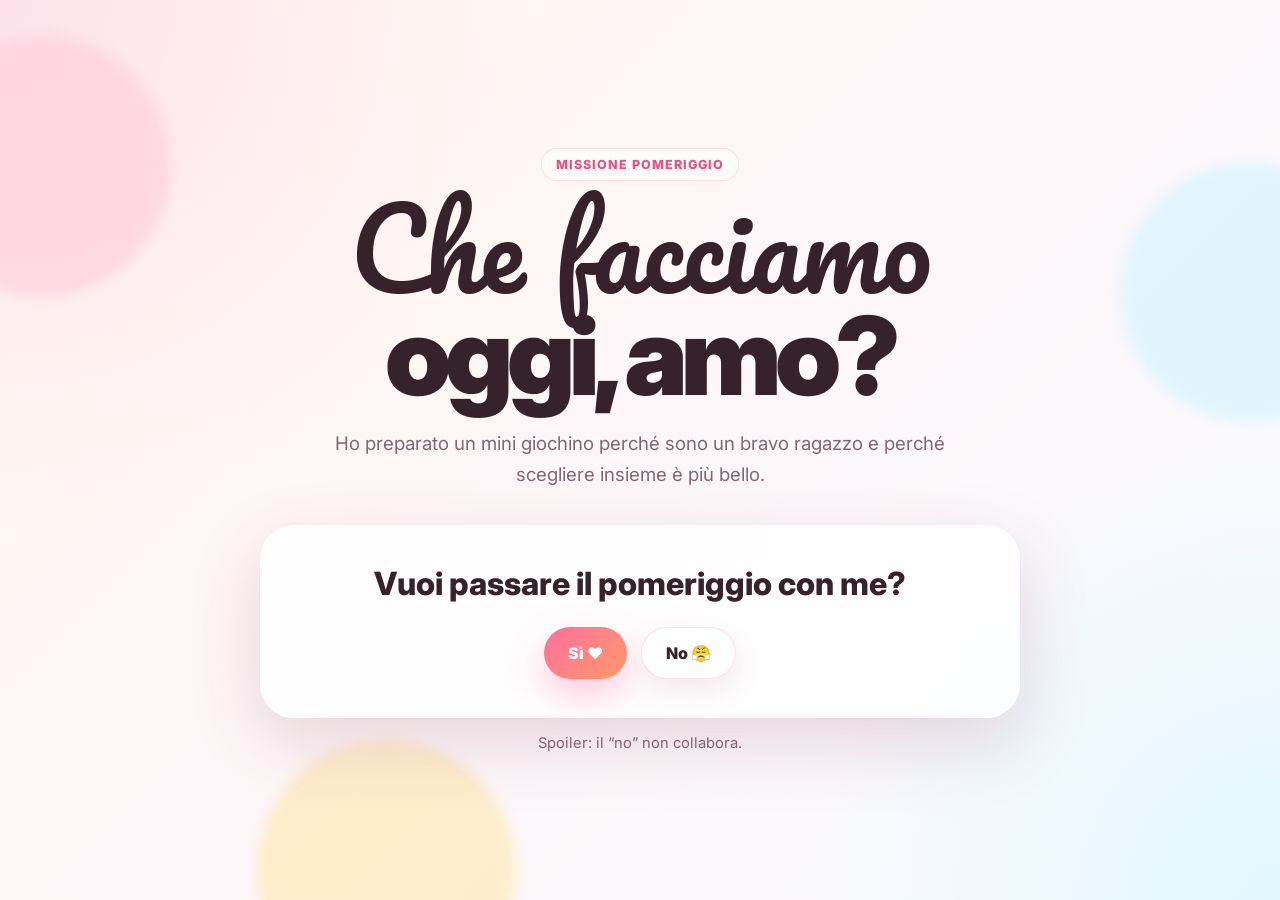
<file: index.html>
<!doctype html>
<html lang="it">
<head>
  <meta charset="utf-8" />
  <meta name="viewport" content="width=device-width, initial-scale=1" />
  <meta name="theme-color" content="#ff7aa8" />
  <title>Che facciamo oggi, amo?</title>
  <meta name="description" content="Un mini gioco romantico per scegliere cosa fare oggi pomeriggio." />
  <link rel="preconnect" href="https://fonts.googleapis.com">
  <link rel="preconnect" href="https://fonts.gstatic.com" crossorigin>
  <link href="https://fonts.googleapis.com/css2?family=Inter:wght@400;600;700;800&family=Pacifico&display=swap" rel="stylesheet">
  <link rel="stylesheet" href="style.css" />
</head>
<body>
  <div class="bg-orb orb-1"></div>
  <div class="bg-orb orb-2"></div>
  <div class="bg-orb orb-3"></div>

  <main class="app" id="app">
    <section class="screen active" id="screen-start" aria-labelledby="start-title">
      <p class="eyebrow">missione pomeriggio</p>
      <h1 id="start-title">Che facciamo oggi, amo?</h1>
      <p class="subtitle">Ho preparato un mini giochino perché sono un bravo ragazzo e perché scegliere insieme è più bello.</p>

      <div class="question-card">
        <p>Vuoi passare il pomeriggio con me?</p>
        <div class="choice-row">
          <button class="primary-btn" id="yesBtn">Sì ❤️</button>
          <button class="ghost-btn runaway" id="noBtn" aria-label="No, ma tanto scappa">No 😤</button>
        </div>
      </div>

      <p class="tiny-note">Spoiler: il “no” non collabora.</p>
    </section>

    <section class="screen" id="screen-mood" aria-labelledby="mood-title">
      <p class="eyebrow">step 2</p>
      <h2 id="mood-title">Scegli il mood di oggi</h2>
      <p class="subtitle">Tu scegli l’emoji, io mi occupo della mini avventura.</p>

      <aside class="weather-widget" id="weatherWidget" aria-live="polite">
        <div class="weather-main">
          <span class="weather-emoji" id="weatherEmoji">🌤️</span>
          <div>
            <strong id="weatherTitle">Meteo anti-sfiga</strong>
            <p id="weatherText">Sto interrogando il cielo di Trento per oggi alle 16:00. Se risponde male lo insultiamo con eleganza.</p>
          </div>
        </div>
        <div class="weather-meta" id="weatherMeta">Trento · previsione oggi ore 16 in arrivo</div>
      </aside>

      <div class="mood-grid" id="moodGrid"></div>

      <button class="text-btn" id="backToStart">← torno indietro, sono indecisa</button>
    </section>

    <section class="screen" id="screen-result" aria-labelledby="result-title">
      <p class="eyebrow">piano sbloccato</p>
      <div class="result-card" id="resultCard">
        <div class="big-emoji" id="resultEmoji">🌊</div>
        <h2 id="result-title">Mood lago</h2>
        <p class="result-description" id="resultDescription"></p>

        <div class="experience-link" id="experienceLinkBox" hidden>
          <span>🔎</span>
          <div>
            <strong id="experienceLinkTitle">Vuoi farti un’idea migliore?</strong>
            <div class="experience-links" id="experienceLinks"></div>
          </div>
        </div>

        <div class="info-list" id="infoList">
          <div>
            <span>🕒</span>
            <p id="resultTime"></p>
          </div>
          <div>
            <span>💸</span>
            <p id="resultBudget"></p>
          </div>
          <div>
            <span>👟</span>
            <p id="resultDress"></p>
          </div>
          <div>
            <span>☔</span>
            <p id="resultBackup"></p>
          </div>
        </div>

        <div class="proposal-box" id="proposalBox" hidden>
          <label for="proposalInput">
            <strong>Ok, allora proponi tu, signorina difficile.</strong>
            <span>Scrivi una proposta alternativa e mandala a Gio in formato drammaticamente ufficiale.</span>
          </label>
          <textarea id="proposalInput" rows="4" maxlength="500" placeholder="Es. Gelato in centro e poi mi accompagni a prendere un caffè prima del lavoro..."></textarea>
          <a class="primary-btn link-btn" id="proposalMailBtn" href="mailto:giovannicalcaterra2@gmail.com">Manda la controproposta a Gio 💌</a>
          <p class="proposal-note">Si apre la mail già compilata: devi solo premere invia, non fare la finta timida.</p>
        </div>

        <blockquote>Qualunque cosa scegli, il vero piano era solo passare un po’ di tempo con te.</blockquote>

        <div class="actions">
          <a class="primary-btn link-btn" id="whatsappBtn" target="_blank" rel="noopener">Confermo, portami via ❤️</a>
          <button class="ghost-btn" id="rerollBtn">Non mi piace nessuna di queste idee 💀</button>
          <button class="text-btn" id="changeMoodBtn">Cambio mood</button>
        </div>
      </div>
    </section>
  </main>

  <div class="toast" id="toast" role="status" aria-live="polite">Ehi, il no non è previsto dal regolamento.</div>

  <script src="script.js"></script>
</body>
</html>
</file>
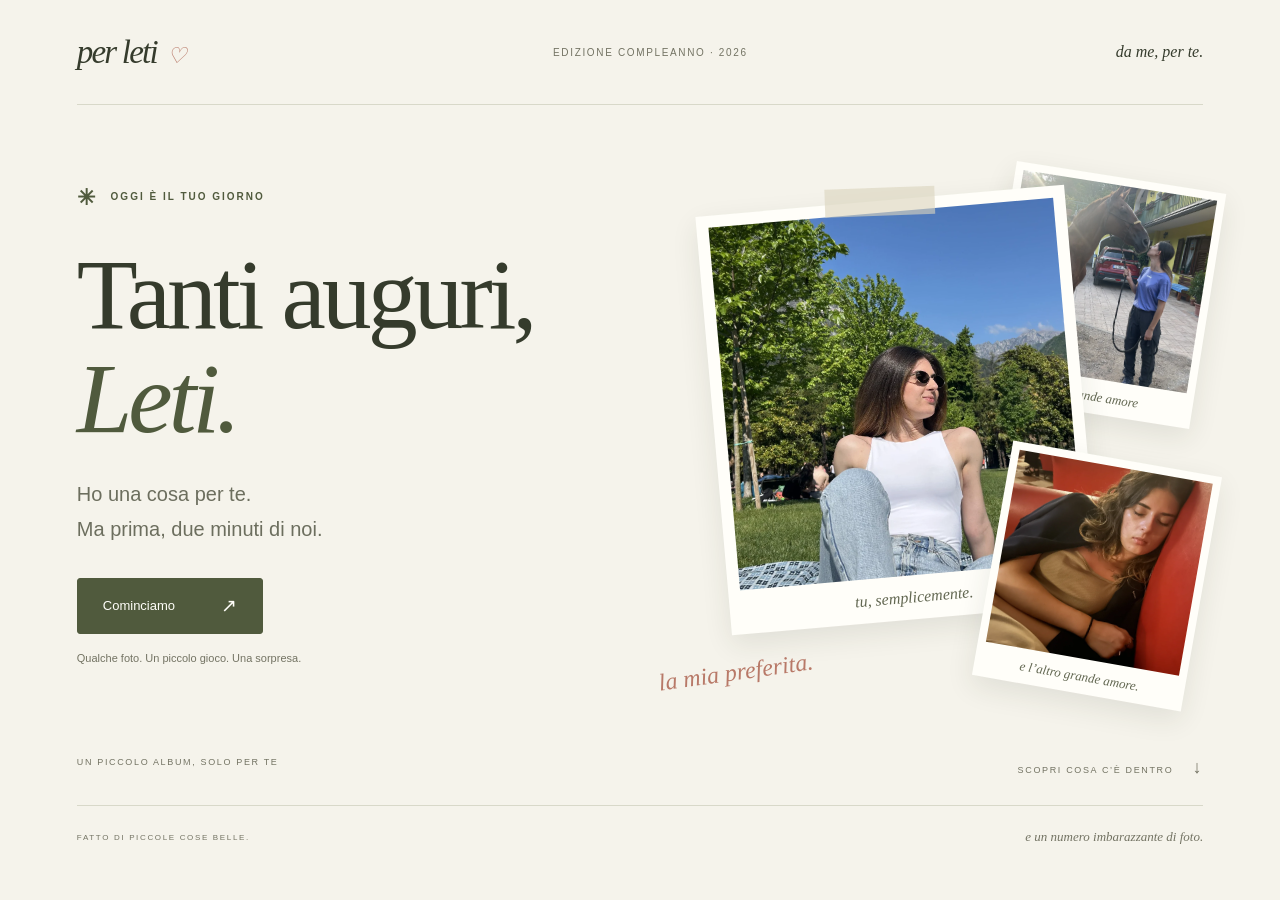
<file: scan-leti/index.html>
<!doctype html>
<html lang="it">
<head>
<meta charset="utf-8">
<meta name="viewport" content="width=device-width,initial-scale=1,viewport-fit=cover">
<meta name="theme-color" content="#f5f3eb">
<meta name="robots" content="noindex,nofollow,noarchive">
<meta name="description" content="Una piccola sorpresa, tutta per Leti.">
<title>Per Leti, con amore.</title>
<link rel="icon" href="data:image/svg+xml,%3Csvg xmlns='http://www.w3.org/2000/svg' viewBox='0 0 80 80'%3E%3Crect width='80' height='80' rx='40' fill='%23495236'/%3E%3Ctext x='40' y='57' text-anchor='middle' font-family='Georgia' font-style='italic' font-size='54' fill='%23f5f3eb'%3El%3C/text%3E%3C/svg%3E">
<link rel="stylesheet" href="style.css?v=3">
<script src="app.js?v=3" defer></script>
</head>
<body>
<div class="site-shell">
<header class="masthead"><a class="wordmark" href="#" aria-label="Torna all’inizio">per leti<span>♡</span></a><span class="edition">EDIZIONE COMPLEANNO · 2026</span><span class="made">da me, per te.</span></header>
<main id="main" tabindex="-1">
<section id="home" class="screen hero" aria-labelledby="home-title">
<div class="hero-copy"><p class="eyebrow"><span class="little-star">✳</span> OGGI È IL TUO GIORNO</p><h1 id="home-title">Tanti auguri,<br><em>Leti.</em></h1><p class="intro">Ho una cosa per te.<br>Ma prima, due minuti di noi.</p><button class="button" id="start">Cominciamo <span aria-hidden="true">↗</span></button><p class="micro">Qualche foto. Un piccolo gioco. Una sorpresa.</p></div>
<div class="photo-stage" aria-label="Un piccolo album di Leti">
<figure class="photo small-photo horse-photo"><img src="assets/cavalli.webp" alt="Leti dà un bacio a un cavallo" width="975" height="1300"><figcaption>il tuo grande amore</figcaption></figure>
<figure class="photo main-photo"><span class="tape" aria-hidden="true"></span><img src="assets/leti.webp" alt="Leti al sole, seduta sul prato" width="975" height="1300"><figcaption>tu, semplicemente.</figcaption></figure>
<figure class="photo small-photo sleep-photo"><img src="assets/pisolini.webp" alt="Leti si concede un pisolino sulla poltrona" width="975" height="1300"><figcaption>e l’altro grande amore.</figcaption></figure><span class="handwritten">la mia preferita.</span>
</div>
<div class="hero-bottom"><span>UN PICCOLO ALBUM, SOLO PER TE</span><span>SCOPRI COSA C’È DENTRO <span aria-hidden="true">↓</span></span></div>
</section>
<section id="scan" class="screen" hidden aria-labelledby="scan-title">
<div class="chapter"><span>01 / TI CONOSCO BENE</span><span>IL PICCOLO RITO D’INGRESSO</span></div>
<div class="split"><div class="scan-photo"><img src="assets/leti.webp" alt="La foto di Leti da analizzare per gioco" width="975" height="1300"><div class="scan-beam" aria-hidden="true"></div><span class="scan-caption">SOGGETTO: LA FESTEGGIATA</span><span class="scan-corner tl"></span><span class="scan-corner br"></span></div>
<div class="chapter-copy"><p class="eyebrow">RICONOSCIMENTO QUASI SERIO</p><h2 id="scan-title">Vediamo se<br>sei proprio <em>tu.</em></h2><p class="body-copy">C’è una persona che conosce tutti i cavalli.<br>E tutti i posti in cui fare un pisolino.</p><div class="scan-results" aria-live="polite"><p id="scan-line">Un controllo veloce, per sicurezza.</p><div class="progress-track"><span id="scan-progress"></span></div></div><button class="button" id="scan-button">Sì, sono io <span aria-hidden="true">→</span></button><button class="button" id="scan-next" hidden>Mi hai scoperta <span aria-hidden="true">→</span></button><p class="micro">È solo un gioco con questa foto. Niente fotocamera.</p></div></div>
</section>
<section id="game" class="screen" hidden aria-labelledby="game-title">
<div class="chapter"><span>02 / LE TUE SPECIALITÀ</span><span id="pairs-count" aria-live="polite">0 DI 3 COPPIE</span></div>
<div class="game-layout"><div class="chapter-copy"><p class="eyebrow">UN MEMORY MOLTO PERSONALE</p><h2 id="game-title">Tre coppie.<br><em>Tutta tu.</em></h2><p class="body-copy">Cavalli, pisolini e foto a sgamo.<br>Trova le immagini uguali.</p><p class="game-note" id="game-note" aria-live="polite">Nessun timer. So che potresti avere sonno.</p><button class="text-button" id="skip-game">Oggi niente prove, avanti così <span aria-hidden="true">→</span></button><button class="button" id="game-next" hidden>Ora tocca a noi <span aria-hidden="true">→</span></button></div><div class="memory-grid" id="memory-grid" aria-label="Carte del memory"></div></div>
</section>
<section id="film" class="screen" hidden aria-labelledby="film-title">
<div class="chapter"><span>03 / UN MINUTO DI NOI</span><span>IL MIO RULLINO PREFERITO</span></div>
<div class="film-layout"><div class="chapter-copy"><p class="eyebrow">PICCOLE PROVE DI FELICITÀ</p><h2 id="film-title">Ti rifarei<br>altre mille<br><em>foto.</em></h2><p class="body-copy">Anche quando dormi.<br>Soprattutto quando non te ne accorgi.</p><p class="film-hint">Alza un po’ il volume.<br>Questo minuto è tutto tuo.</p><button class="button" id="to-gift">E il regalo? <span aria-hidden="true">→</span></button><a class="text-button" href="assets/tanti-auguri-leti.mp4" download="Tanti_auguri_Leti.mp4">Conserva il video <span aria-hidden="true">↓</span></a></div>
<div class="film-frame"><video id="birthday-video" controls playsinline preload="none" poster="assets/video-poster.jpg" aria-label="Video di compleanno per Leti, un minuto con musica e dediche"><source src="assets/tanti-auguri-leti.mp4" type="video/mp4">Il browser non supporta il video. Puoi scaricarlo dal link qui accanto.</video><p>LETI, VISTA DA ME. <span>01:00</span></p><p id="video-error" hidden>Il video non si carica? <a href="assets/tanti-auguri-leti.mp4">Aprilo direttamente qui.</a></p></div></div>
</section>
<section id="envelope" class="screen envelope-screen" hidden aria-labelledby="envelope-title">
<div class="chapter"><span>04 / LA TUA SORPRESA</span><span>CI SIAMO.</span></div>
<p class="eyebrow">C’È QUALCOSA PER TE</p><h2 id="envelope-title">Ora puoi <em>aprire.</em></h2><p class="body-copy">Per una volta, il programma è non fare programmi.</p><button id="open-gift" class="envelope" aria-label="Apri il regalo"><span class="envelope-flap" aria-hidden="true"></span><span class="envelope-address">Per Leti.<small>da aprire con calma</small></span><span class="seal" aria-hidden="true">L</span><span class="envelope-cta">TOCCA PER APRIRE <span aria-hidden="true">↗</span></span></button>
</section>
<section id="gift" class="screen gift-screen" hidden aria-labelledby="gift-title">
<div class="chapter"><span>04 / ECCO IL TUO REGALO</span><span>PER NOI DUE.</span></div><div class="gift-intro"><p class="eyebrow">BUON COMPLEANNO, AMORE</p><h2 id="gift-title">Un po’ di tempo.<br><em>Tutto per noi.</em></h2><p class="body-copy">Acqua calda, zero fretta. Al resto pensiamo domani.</p></div>
<div class="gift-card"><div class="gift-card-top"><span>PER LETI</span><span>UN INVITO A STACCARE</span></div><div class="gift-services"><article><svg viewBox="0 0 64 64" aria-hidden="true"><path d="M7 24q8-8 17 0t17 0t17 0M7 35q8-8 17 0t17 0t17 0M7 46q8-8 17 0t17 0t17 0"/></svg><span>01</span><h3>Piscina</h3><p>Lasciarsi galleggiare.</p></article><article><svg viewBox="0 0 64 64" aria-hidden="true"><path d="M18 43c-12-15 6-17 0-31M32 43c-12-15 6-17 0-31M46 43c-12-15 6-17 0-31M12 53h40"/></svg><span>02</span><h3>Spa</h3><p>Il mondo può aspettare.</p></article><article><svg viewBox="0 0 64 64" aria-hidden="true"><ellipse cx="32" cy="48" rx="23" ry="8"/><ellipse cx="32" cy="34" rx="17" ry="7"/><ellipse cx="32" cy="21" rx="10" ry="6"/></svg><span>03</span><h3>Massaggio</h3><p>Finalmente, solo relax.</p></article></div><div class="gift-place"><span>CI ASPETTANO QUI</span><h3>Hi Hotels &amp; Hi Spa</h3><p>Trento</p></div><div class="gift-card-bottom"><span>Il quando lo scegliamo insieme.</span><span class="gift-sign">io &amp; te ♡</span></div></div>
<div class="gift-actions"><button class="button" id="print-gift">Conserva il biglietto <span aria-hidden="true">↓</span></button><button class="text-button" id="watch-again">Riguarda il nostro video <span aria-hidden="true">↗</span></button></div><p class="micro print-note">Un biglietto da conservare. Il voucher della struttura lo porto io.</p><p class="closing">Tanti auguri, Leti.</p>
</section>
<noscript><p>Per aprire la sorpresa, attiva JavaScript. Puoi comunque <a href="assets/tanti-auguri-leti.mp4">guardare il video di compleanno</a>.</p></noscript>
</main>
<footer><span>FATTO DI PICCOLE COSE BELLE.</span><span>e un numero imbarazzante di foto.</span><button id="restart" class="text-button" hidden>Ricomincia</button></footer>
</div>
</body></html>
</file>
<file: style.css>
:root {
  --bg: #fff6f8;
  --paper: rgba(255, 255, 255, 0.78);
  --paper-strong: #ffffff;
  --ink: #36222a;
  --muted: #816674;
  --brand: #ff6f9f;
  --brand-dark: #e94f82;
  --cream: #fff1d8;
  --mint: #dff7ee;
  --sky: #dff2ff;
  --shadow: 0 24px 70px rgba(133, 57, 82, 0.18);
  --border: rgba(255, 111, 159, 0.22);
}

* { box-sizing: border-box; }

html, body { min-height: 100%; }

body {
  margin: 0;
  font-family: Inter, system-ui, -apple-system, BlinkMacSystemFont, "Segoe UI", sans-serif;
  color: var(--ink);
  background:
    radial-gradient(circle at top left, #ffe2ec 0, transparent 34%),
    radial-gradient(circle at bottom right, #e2f7ff 0, transparent 30%),
    linear-gradient(135deg, #fff8ef 0%, var(--bg) 42%, #f8fbff 100%);
  overflow-x: hidden;
}

button, a { font: inherit; }
button { cursor: pointer; }

.bg-orb {
  position: fixed;
  width: 260px;
  height: 260px;
  border-radius: 999px;
  filter: blur(6px);
  opacity: 0.7;
  pointer-events: none;
  z-index: -1;
  animation: float 9s ease-in-out infinite;
}

.orb-1 { background: #ffd0df; top: 4%; left: -90px; }
.orb-2 { background: #d7f4ff; right: -100px; top: 18%; animation-delay: -2s; }
.orb-3 { background: #ffe9b9; bottom: -100px; left: 20%; animation-delay: -4s; }

.app {
  width: min(960px, 100%);
  min-height: 100svh;
  margin: 0 auto;
  padding: 28px 18px;
  display: grid;
  place-items: center;
}

.screen {
  width: min(760px, 100%);
  display: none;
  text-align: center;
  animation: pop 0.42s ease both;
}

.screen.active { display: block; }

.eyebrow {
  display: inline-flex;
  align-items: center;
  gap: 8px;
  margin: 0 0 12px;
  padding: 8px 14px;
  border: 1px solid var(--border);
  border-radius: 999px;
  color: var(--brand-dark);
  background: rgba(255, 255, 255, 0.62);
  font-weight: 800;
  font-size: 0.78rem;
  text-transform: uppercase;
  letter-spacing: 0.08em;
}

h1, h2 {
  margin: 0;
  line-height: 1;
  letter-spacing: -0.055em;
}

h1 {
  font-size: clamp(3.2rem, 13vw, 6.8rem);
  font-weight: 900;
}

h1::first-line { font-family: Pacifico, cursive; font-weight: 400; letter-spacing: 0; }

h2 {
  font-size: clamp(2.25rem, 8vw, 4.4rem);
  font-weight: 900;
}

.subtitle {
  max-width: 610px;
  margin: 18px auto 0;
  color: var(--muted);
  font-size: clamp(1rem, 2.5vw, 1.17rem);
  line-height: 1.65;
}

.question-card,
.result-card {
  position: relative;
  margin: 34px auto 0;
  padding: clamp(22px, 5vw, 38px);
  border: 1px solid rgba(255, 255, 255, 0.82);
  border-radius: 34px;
  background: var(--paper);
  box-shadow: var(--shadow);
  backdrop-filter: blur(18px);
}

.question-card p {
  margin: 0 0 24px;
  font-size: clamp(1.3rem, 4vw, 2rem);
  font-weight: 800;
}

.choice-row,
.actions {
  display: flex;
  justify-content: center;
  align-items: center;
  gap: 14px;
  flex-wrap: wrap;
}

.primary-btn,
.ghost-btn,
.text-btn {
  border: 0;
  border-radius: 999px;
  min-height: 52px;
  padding: 0 24px;
  font-weight: 850;
  transition: transform 0.2s ease, box-shadow 0.2s ease, background 0.2s ease;
}

.primary-btn {
  color: white;
  background: linear-gradient(135deg, var(--brand), #ff9a6a);
  box-shadow: 0 15px 35px rgba(255, 111, 159, 0.35);
}

.ghost-btn {
  color: var(--ink);
  background: white;
  border: 1px solid var(--border);
  box-shadow: 0 12px 28px rgba(133, 57, 82, 0.10);
}

.text-btn {
  margin-top: 18px;
  color: var(--brand-dark);
  background: transparent;
  min-height: 42px;
  padding: 0 14px;
}

.primary-btn:hover,
.ghost-btn:hover,
.text-btn:hover { transform: translateY(-2px); }
.primary-btn:active,
.ghost-btn:active,
.text-btn:active { transform: translateY(1px) scale(0.98); }

.link-btn {
  display: inline-flex;
  align-items: center;
  justify-content: center;
  text-decoration: none;
}

.runaway { position: relative; }

.tiny-note {
  margin: 16px 0 0;
  color: var(--muted);
  font-size: 0.92rem;
}

.weather-widget {
  max-width: 640px;
  margin: 24px auto 0;
  padding: 16px;
  border-radius: 28px;
  border: 1px solid rgba(255, 255, 255, 0.82);
  background:
    linear-gradient(135deg, rgba(255, 255, 255, 0.84), rgba(255, 241, 216, 0.72)),
    rgba(255, 255, 255, 0.70);
  box-shadow: 0 18px 45px rgba(133, 57, 82, 0.12);
  text-align: left;
}

.weather-main {
  display: grid;
  grid-template-columns: 50px 1fr;
  gap: 12px;
  align-items: start;
}

.weather-emoji {
  width: 50px;
  height: 50px;
  display: grid;
  place-items: center;
  border-radius: 18px;
  background: white;
  box-shadow: 0 12px 28px rgba(133, 57, 82, 0.10);
  font-size: 1.85rem;
}

.weather-widget strong {
  display: block;
  margin: 2px 0 5px;
  font-size: 1.02rem;
  color: var(--ink);
}

.weather-widget p {
  margin: 0;
  color: var(--muted);
  line-height: 1.45;
}

.weather-meta {
  margin: 12px 0 0 62px;
  color: var(--brand-dark);
  font-size: 0.84rem;
  font-weight: 850;
}

.mood-grid {
  margin-top: 30px;
  display: grid;
  grid-template-columns: repeat(3, minmax(0, 1fr));
  gap: 15px;
}

.mood-card {
  min-height: 190px;
  padding: 22px 18px;
  border: 1px solid rgba(255, 255, 255, 0.85);
  border-radius: 28px;
  background: rgba(255, 255, 255, 0.72);
  box-shadow: 0 18px 45px rgba(133, 57, 82, 0.12);
  text-align: left;
  display: flex;
  flex-direction: column;
  gap: 10px;
  transition: transform 0.2s ease, box-shadow 0.2s ease, border 0.2s ease;
}

.mood-card:hover,
.mood-card:focus-visible {
  transform: translateY(-5px) rotate(-0.35deg);
  box-shadow: 0 22px 60px rgba(133, 57, 82, 0.18);
  border-color: rgba(255, 111, 159, 0.48);
  outline: none;
}

.mood-emoji {
  font-size: 2.8rem;
  line-height: 1;
}

.mood-card h3 {
  margin: 0;
  font-size: 1.08rem;
}

.mood-card p {
  margin: 0;
  color: var(--muted);
  line-height: 1.45;
  font-size: 0.93rem;
}

.big-emoji {
  width: 88px;
  height: 88px;
  margin: -74px auto 12px;
  display: grid;
  place-items: center;
  border-radius: 28px;
  background: white;
  box-shadow: 0 18px 40px rgba(133, 57, 82, 0.15);
  font-size: 3rem;
}

.result-description {
  max-width: 580px;
  margin: 14px auto 20px;
  color: var(--muted);
  line-height: 1.62;
  font-size: 1.05rem;
}

.experience-link {
  max-width: 580px;
  margin: 0 auto 22px;
  padding: 14px 16px;
  border: 1px solid rgba(255, 111, 159, 0.18);
  border-radius: 22px;
  background: rgba(255, 255, 255, 0.70);
  display: grid;
  grid-template-columns: 34px 1fr;
  gap: 10px;
  align-items: start;
  text-align: left;
}

.experience-link[hidden] { display: none; }

.experience-link span { font-size: 1.35rem; }

.experience-link strong {
  display: block;
  margin-bottom: 8px;
  color: var(--ink);
}

.experience-links {
  display: flex;
  flex-wrap: wrap;
  gap: 8px;
}

.experience-links a {
  display: inline-flex;
  align-items: center;
  justify-content: center;
  min-height: 38px;
  padding: 8px 12px;
  border-radius: 999px;
  color: var(--brand-dark);
  background: rgba(255, 255, 255, 0.84);
  font-weight: 800;
  text-decoration: none;
  border: 1px solid rgba(233, 79, 130, 0.22);
  box-shadow: 0 8px 20px rgba(133, 57, 82, 0.07);
}

.experience-links a:hover {
  transform: translateY(-1px);
  border-color: rgba(233, 79, 130, 0.55);
}

.info-list {
  display: grid;
  grid-template-columns: repeat(2, minmax(0, 1fr));
  gap: 12px;
  text-align: left;
  margin: 22px 0;
}

.info-list div {
  display: grid;
  grid-template-columns: 34px 1fr;
  gap: 10px;
  align-items: start;
  padding: 14px;
  border-radius: 20px;
  background: rgba(255, 255, 255, 0.65);
  border: 1px solid rgba(255, 111, 159, 0.14);
}

.info-list span { font-size: 1.25rem; }
.info-list p { margin: 0; color: var(--muted); line-height: 1.45; }

.proposal-box {
  max-width: 580px;
  margin: 22px auto 0;
  padding: 18px;
  border-radius: 24px;
  background: rgba(255, 255, 255, 0.72);
  border: 1px solid rgba(255, 111, 159, 0.20);
  box-shadow: 0 14px 36px rgba(133, 57, 82, 0.10);
  text-align: left;
}

.proposal-box[hidden] { display: none; }

.proposal-box label {
  display: block;
  margin-bottom: 12px;
}

.proposal-box label strong {
  display: block;
  color: var(--ink);
  margin-bottom: 6px;
}

.proposal-box label span,
.proposal-note {
  color: var(--muted);
  line-height: 1.45;
  font-size: 0.92rem;
}

.proposal-box textarea {
  width: 100%;
  resize: vertical;
  min-height: 112px;
  margin: 0 0 14px;
  padding: 14px 16px;
  border: 1px solid rgba(233, 79, 130, 0.22);
  border-radius: 18px;
  background: rgba(255, 255, 255, 0.92);
  color: var(--ink);
  outline: none;
  line-height: 1.45;
}

.proposal-box textarea:focus {
  border-color: rgba(233, 79, 130, 0.58);
  box-shadow: 0 0 0 4px rgba(255, 111, 159, 0.12);
}

.proposal-box .link-btn {
  width: 100%;
  margin-top: 2px;
}

.proposal-note {
  margin: 10px 0 0;
  text-align: center;
}

blockquote {
  margin: 24px auto;
  padding: 18px 20px;
  border-left: 5px solid var(--brand);
  border-radius: 20px;
  background: rgba(255, 241, 216, 0.75);
  color: #5f3848;
  font-weight: 750;
  line-height: 1.5;
}

.toast {
  position: fixed;
  left: 50%;
  bottom: 22px;
  transform: translate(-50%, 30px);
  opacity: 0;
  max-width: min(92vw, 440px);
  padding: 14px 18px;
  border-radius: 999px;
  color: white;
  background: rgba(54, 34, 42, 0.92);
  box-shadow: 0 16px 38px rgba(54, 34, 42, 0.22);
  pointer-events: none;
  transition: opacity 0.25s ease, transform 0.25s ease;
  z-index: 5;
  text-align: center;
}

.toast.show { opacity: 1; transform: translate(-50%, 0); }

.heart-pop {
  position: fixed;
  left: 50%;
  top: 20%;
  transform: translate(-50%, -50%) scale(0.8);
  pointer-events: none;
  font-size: 2.3rem;
  opacity: 0;
  animation: heartPop 0.85s ease forwards;
  z-index: 3;
}

@keyframes pop {
  from { opacity: 0; transform: translateY(16px) scale(0.98); }
  to { opacity: 1; transform: translateY(0) scale(1); }
}

@keyframes float {
  0%, 100% { transform: translate3d(0, 0, 0); }
  50% { transform: translate3d(10px, -18px, 0); }
}

@keyframes heartPop {
  0% { opacity: 0; transform: translate(-50%, -50%) scale(0.6); }
  35% { opacity: 1; transform: translate(-50%, -70%) scale(1); }
  100% { opacity: 0; transform: translate(-50%, -115%) scale(1.18); }
}

@media (max-width: 720px) {
  .app { padding: 22px 14px; }
  .mood-grid { grid-template-columns: 1fr; }
  .mood-card { min-height: 142px; }
  .info-list { grid-template-columns: 1fr; }
  .question-card, .result-card { border-radius: 28px; }
  .primary-btn, .ghost-btn { width: 100%; }
  .text-btn { width: auto; }
  .experience-links a { width: 100%; }
  .weather-main { grid-template-columns: 42px 1fr; }
  .weather-emoji { width: 42px; height: 42px; border-radius: 15px; font-size: 1.55rem; }
  .weather-meta { margin-left: 54px; }
}
</file>
<file: scan-leti/style.css>
:root{--paper:#f5f3eb;--ink:#353b2c;--olive:#505a3d;--muted:#737363;--line:#d8d8c9;--white:#fffef9;--rose:#b87968}*{box-sizing:border-box}html{scroll-behavior:smooth}body{margin:0;background:var(--paper);color:var(--ink);font-family:Arial,Helvetica,sans-serif;-webkit-font-smoothing:antialiased}button,a{-webkit-tap-highlight-color:transparent}button{font:inherit;cursor:pointer}a{color:inherit}button:focus-visible,a:focus-visible,video:focus-visible{outline:3px solid var(--rose);outline-offset:6px}button:disabled{cursor:default}button[hidden],[hidden]{display:none!important}.site-shell{max-width:1440px;margin:auto;padding:0 6%}.masthead{height:105px;display:flex;justify-content:space-between;align-items:center;border-bottom:1px solid var(--line);gap:18px}.wordmark{font:italic 33px Georgia,serif;letter-spacing:-1.8px;text-decoration:none}.wordmark span{font-size:22px;margin-left:10px;color:var(--rose)}.edition,.made,.eyebrow,.chapter,.hero-bottom,footer,.micro,.scan-caption,.film-frame>p,.gift-card-top,.gift-card-bottom,.gift-place>span{font-size:10px;letter-spacing:1.65px}.made{font:italic 16px Georgia,serif;letter-spacing:0}.edition{color:var(--muted)}main:focus{outline:0}.screen{animation:arrive .55s ease both;min-height:calc(100svh - 190px);padding:34px 0 55px}h1,h2,h3,p,figure{margin:0}h1,h2{font-family:Georgia,'Times New Roman',serif;font-weight:400;letter-spacing:-4px;line-height:1.04}h1{font-size:clamp(72px,7.8vw,112px);margin:26px 0}h1 em,h2 em{font-weight:400;color:var(--olive)}h2{font-size:clamp(54px,5.7vw,82px);margin:20px 0 25px}.eyebrow{font-weight:600;letter-spacing:2px;color:var(--olive);line-height:1.8}.little-star{font-size:22px;vertical-align:middle;margin-right:9px}.intro,.body-copy{font-size:17px;line-height:1.75;color:#6c6e5e}.intro{font-size:20px}.button{min-height:56px;padding:18px 25px;border:1px solid var(--olive);background:var(--olive);color:var(--white);border-radius:3px;display:inline-flex;gap:46px;justify-content:space-between;align-items:center;font-size:13px;font-weight:500;transition:background .2s,transform .2s}.button:hover{background:#3c452d;transform:translateY(-2px)}.button span{font-size:19px;line-height:.8}.micro{letter-spacing:0;color:var(--muted);font-size:11px;line-height:1.6;margin-top:16px}.hero{position:relative;display:grid;grid-template-columns:.9fr 1.1fr;align-items:center;gap:25px;padding-top:50px;padding-bottom:90px;min-height:700px}.hero-copy{padding-bottom:25px}.hero .button{margin-top:31px}.photo-stage{position:relative;height:535px;max-width:620px;width:100%;justify-self:center}.photo{background:var(--white);padding:12px 12px 0;box-shadow:0 10px 28px #2a332219}.photo img{display:block;width:100%;height:calc(100% - 44px);object-fit:cover}.photo figcaption{height:44px;display:grid;place-items:center;font:italic 16px Georgia,serif;color:#626751}.main-photo{position:absolute;width:61%;height:420px;left:19%;top:32px;transform:rotate(-5deg);z-index:2}.main-photo img{object-position:50% 55%}.tape{position:absolute;width:110px;height:28px;background:#dbd6bf9e;top:-13px;left:calc(50% - 55px);transform:rotate(3deg)}.small-photo{width:35%;height:238px;position:absolute;padding:8px 8px 0}.small-photo figcaption{font-size:13px;height:35px}.small-photo img{height:calc(100% - 35px)}.horse-photo{right:-1%;top:8px;transform:rotate(9deg);z-index:1}.sleep-photo{right:0;bottom:8px;transform:rotate(10deg);z-index:3}.handwritten{font:italic 24px Georgia,serif;position:absolute;bottom:17px;left:10%;transform:rotate(-8deg);color:var(--rose)}.hero-bottom{position:absolute;bottom:27px;left:0;right:0;display:flex;justify-content:space-between;color:var(--muted);font-size:9px}.hero-bottom span:last-child span{margin-left:15px;font-size:18px}.chapter{display:flex;justify-content:space-between;gap:15px;color:var(--muted);font-size:9px;padding:0 0 32px}.split{display:grid;grid-template-columns:1fr 1fr;align-items:center;gap:12%;max-width:1050px;margin:0 auto;padding:22px 0}.scan-photo{position:relative;width:100%;aspect-ratio:4/5;overflow:hidden;background:#ddd}.scan-photo>img{width:100%;height:100%;object-fit:cover}.scan-photo:after{content:'';position:absolute;inset:0;box-shadow:inset 0 0 0 12px #ffffff30;pointer-events:none}.scan-caption{position:absolute;left:25px;bottom:23px;color:white;text-shadow:0 1px 5px #000;font-size:9px}.scan-corner{position:absolute;width:40px;height:40px;border:1px solid #ffffffa6}.tl{left:25px;top:25px;border-right:0;border-bottom:0}.br{right:25px;bottom:25px;border-left:0;border-top:0}.scan-beam{display:none;position:absolute;left:0;right:0;top:0;height:3px;background:#edf8dc;box-shadow:0 -25px 65px 25px #e3f1cf4d}.scanning .scan-beam{display:block;animation:scan 2.4s linear forwards}.scan-results{margin:26px 0;font-size:13px;color:var(--olive);min-height:47px}.progress-track{height:2px;background:var(--line);margin-top:17px}.progress-track span{display:block;width:0;height:2px;background:var(--olive);transition:width .5s}.game-layout{display:grid;grid-template-columns:.9fr 1.1fr;gap:8%;align-items:center;padding:28px 0;max-width:1100px;margin:auto}.memory-grid{display:grid;grid-template-columns:repeat(3,1fr);gap:12px}.memory-card{aspect-ratio:3/4;border:1px solid #d1d4c4;padding:7px;background:#e8eadd;border-radius:3px;position:relative;overflow:hidden;transition:transform .25s,background .25s}.memory-card:hover{transform:translateY(-3px)}.memory-card:disabled{opacity:1}.memory-card .back{display:grid;place-items:center;height:100%;border:1px solid #c8cdbb;font:italic 45px Georgia,serif;color:#9ca68b}.memory-card img{position:absolute;inset:7px;width:calc(100% - 14px);height:calc(100% - 14px);object-fit:cover;opacity:0;transition:opacity .2s}.memory-card.open img,.memory-card.matched img{opacity:1}.memory-card.matched{border-color:var(--olive);background:var(--white)}.memory-card.matched:after{content:'✓';position:absolute;right:12px;bottom:12px;background:var(--paper);width:23px;height:23px;display:grid;place-items:center;border-radius:50%;color:var(--olive);font-size:13px}.game-note{font:italic 18px/1.5 Georgia,serif;color:var(--muted);margin:25px 0;max-width:310px;min-height:54px}.text-button{display:inline-flex;gap:15px;align-items:center;border:0;border-bottom:1px solid var(--line);background:transparent;color:var(--muted);font-size:12px;line-height:1.5;padding:11px 0;text-decoration:none;min-height:44px}.text-button:hover{color:var(--ink);border-color:var(--ink)}.film-layout{display:grid;grid-template-columns:1fr 1fr;align-items:center;gap:10%;max-width:980px;margin:auto;padding:0 0 10px}.film-frame{max-width:340px;width:100%;justify-self:center;background:var(--white);padding:10px;box-shadow:0 12px 45px #2a332212;transform:rotate(1.5deg)}video{width:100%;aspect-ratio:9/16;display:block;background:var(--ink);object-fit:contain}.film-frame>p{display:flex;justify-content:space-between;padding:15px 5px 5px;font-size:8px;letter-spacing:1px}.film-hint{font:italic 18px/1.6 Georgia,serif;color:var(--muted);margin:26px 0}.film-layout .text-button{display:flex;width:max-content;margin-top:12px}.envelope-screen{text-align:center}.envelope-screen>.eyebrow{margin-top:28px}.envelope-screen h2{margin-bottom:18px}.envelope{position:relative;display:block;width:min(480px,100%);height:285px;margin:48px auto 15px;border:1px solid #d8ceb5;background:linear-gradient(135deg,#ece4d2,#f5eddd);box-shadow:0 18px 35px #695b3e14;transform:rotate(-3deg);transition:transform .4s;border-radius:3px;color:var(--ink)}.envelope:hover{transform:rotate(0) translateY(-5px)}.envelope-flap{position:absolute;inset:0 0 auto;height:150px;clip-path:polygon(0 0,100% 0,50% 100%);background:#e2d8c0}.envelope-address{position:absolute;left:35px;bottom:45px;font:italic 37px Georgia,serif;text-align:left}.envelope-address small{display:block;font:10px Arial,sans-serif;letter-spacing:1px;margin-top:10px;color:var(--muted)}.seal{position:absolute;left:calc(50% - 27px);top:117px;display:grid;place-items:center;width:54px;height:54px;border-radius:50%;background:#737e58;color:#ebe9d7;box-shadow:inset 0 0 0 4px #89906b,0 4px 10px #0002;font:italic 28px Georgia,serif}.envelope-cta{position:absolute;right:24px;bottom:20px;font-size:8px;letter-spacing:1.3px}.gift-intro{text-align:center;margin:15px auto 35px}.gift-card{max-width:900px;margin:auto;background:#eef0e6;border:1px solid #cbd1bc;padding:25px 40px}.gift-card-top,.gift-card-bottom{display:flex;align-items:center;justify-content:space-between;gap:15px;font-size:9px;color:var(--olive)}.gift-card-top{padding-bottom:22px;border-bottom:1px solid #cbd1bc}.gift-services{display:grid;grid-template-columns:repeat(3,1fr);padding:27px 0;gap:15px;text-align:center}.gift-services article+article{border-left:1px solid #d2d7c6}.gift-services svg{display:block;width:49px;height:49px;fill:none;stroke:var(--olive);stroke-width:1.2;margin:0 auto 15px}.gift-services article>span{font-size:9px;color:#8b967a}.gift-services h3{font:30px Georgia,serif;margin:7px 0 10px}.gift-services p{font:italic 14px Georgia,serif;color:var(--muted)}.gift-place{text-align:center;border-top:1px solid #cbd1bc;padding:23px 0}.gift-place>span{font-size:8px;color:var(--muted)}.gift-place h3{font:27px Georgia,serif;margin:12px 0 6px}.gift-place p{font-size:12px;color:var(--muted)}.gift-card-bottom{border-top:1px solid #cbd1bc;padding-top:18px;letter-spacing:0;font-size:11px}.gift-sign{font:italic 22px Georgia,serif}.gift-actions{display:flex;justify-content:center;align-items:center;gap:28px;margin-top:30px}.print-note{text-align:center}.closing{font:italic 30px Georgia,serif;color:var(--olive);text-align:center;margin:45px 0 5px}footer{border-top:1px solid var(--line);padding:23px 0;display:flex;justify-content:space-between;gap:16px;color:var(--muted);font-size:8px;align-items:center}footer>span:nth-child(2){font:italic 13px Georgia,serif;letter-spacing:0}footer .text-button{font-size:10px;padding:3px 0;min-height:30px}@keyframes arrive{from{opacity:0;transform:translateY(12px)}to{opacity:1;transform:none}}@keyframes scan{0%{top:0}100%{top:100%}}@media(min-width:1500px){.hero{min-height:760px}}@media(max-width:900px){.site-shell{padding:0 5%}.hero{gap:0;min-height:620px}.photo-stage{height:455px}.main-photo{height:350px}.small-photo{height:195px}.handwritten{font-size:21px;left:5%}.chapter{font-size:8px}.split{gap:7%}.film-layout{gap:8%}h1{font-size:80px}.game-layout{gap:5%}}@media(max-width:640px){.site-shell{padding:0 6%}.masthead{height:79px}.wordmark{font-size:29px}.edition{font-size:8px;letter-spacing:1px}.made{display:none}.screen{padding-top:23px;padding-bottom:35px;min-height:calc(100svh - 150px)}.hero{display:flex;flex-direction:column;align-items:stretch;padding-top:33px;padding-bottom:56px;gap:0}.hero-copy{padding-bottom:0}.hero .eyebrow{font-size:9px}h1{font-size:76px;line-height:.98;letter-spacing:-4px;margin:17px 0 20px}.intro{font-size:16px;line-height:1.65}.hero .button{margin-top:22px}.button{min-height:52px;font-size:12px;padding:16px 21px;gap:35px}.hero .micro{font-size:10px;margin-top:12px}.photo-stage{height:365px;margin-top:35px;max-width:390px;align-self:center}.main-photo{height:303px;width:60%;top:18px;left:14%;padding:8px 8px 0}.main-photo figcaption{font-size:14px;height:35px}.main-photo img{height:calc(100% - 35px)}.small-photo{height:168px;width:35%}.small-photo figcaption{font-size:10px;height:28px}.small-photo img{height:calc(100% - 28px)}.horse-photo{right:1%;top:0}.sleep-photo{right:0;bottom:11px}.handwritten{font-size:19px;bottom:7px;left:4%}.hero-bottom{font-size:7px;letter-spacing:.8px;bottom:20px}.hero-bottom span:last-child{display:none}.chapter{padding-bottom:23px;font-size:8px;letter-spacing:1px}.chapter span:last-child{max-width:45%;text-align:right}.split,.game-layout,.film-layout{display:flex;flex-direction:column;gap:28px;padding:5px 0}.chapter-copy{width:100%}h2{font-size:55px;letter-spacing:-2.5px;margin:15px 0 20px}.body-copy{font-size:15px}.scan-photo{width:62%;max-width:270px;aspect-ratio:4/4.5}.scan-caption{font-size:7px;left:18px;bottom:18px;letter-spacing:1px}.scan-results{margin:20px 0;min-height:38px}.eyebrow{font-size:9px}.game-layout{gap:24px}.memory-grid{width:100%;gap:10px}.game-note{font-size:16px;margin:17px 0;min-height:0;max-width:none}.memory-card .back{font-size:38px}.film-layout .chapter-copy h2 br:nth-child(2){display:none}.film-layout .chapter-copy h2 em:before{content:' '}.film-hint{font-size:16px;margin:18px 0}.film-frame{max-width:300px;transform:rotate(1deg);margin:9px auto 0}.film-layout{gap:26px}.envelope-screen>.eyebrow{margin-top:30px}.envelope-screen h2{font-size:49px}.envelope{height:240px;margin-top:44px}.envelope-flap{height:125px}.seal{top:94px}.envelope-address{font-size:32px;left:25px;bottom:44px}.envelope-cta{font-size:7px}.gift-intro h2{font-size:53px}.gift-intro{margin:12px auto 28px}.gift-card{padding:20px 16px}.gift-card-top{font-size:7px;letter-spacing:.8px}.gift-services{gap:5px;padding:24px 0}.gift-services h3{font-size:22px}.gift-services p{font-size:12px;line-height:1.5;max-width:80px;margin:auto}.gift-services svg{width:38px;height:38px}.gift-place h3{font-size:26px}.gift-card-bottom{font-size:10px;line-height:1.5}.gift-sign{font-size:19px;white-space:nowrap}.gift-actions{flex-direction:column;gap:9px;margin-top:25px}.closing{font-size:28px;margin-top:30px}footer{flex-wrap:wrap;gap:10px;font-size:7px;letter-spacing:.8px;padding:20px 0}footer>span:nth-child(2){font-size:11px}footer .text-button{margin-left:auto}}@media(prefers-reduced-motion:reduce){html{scroll-behavior:auto}*,*:before,*:after{animation:none!important;transition:none!important}}@media print{@page{size:A4 portrait;margin:20mm}body{background:white}.site-shell{max-width:none;padding:0}.masthead,footer,.screen:not(#gift),.gift-actions,.chapter,.print-note{display:none!important}#gift{display:block!important;padding:0;min-height:0;animation:none}.gift-intro h2{font-size:56px}.gift-card{break-inside:avoid;print-color-adjust:exact;-webkit-print-color-adjust:exact}.closing{font-size:28px}.gift-services{display:grid!important;grid-template-columns:repeat(3,1fr)!important}}
</file>
